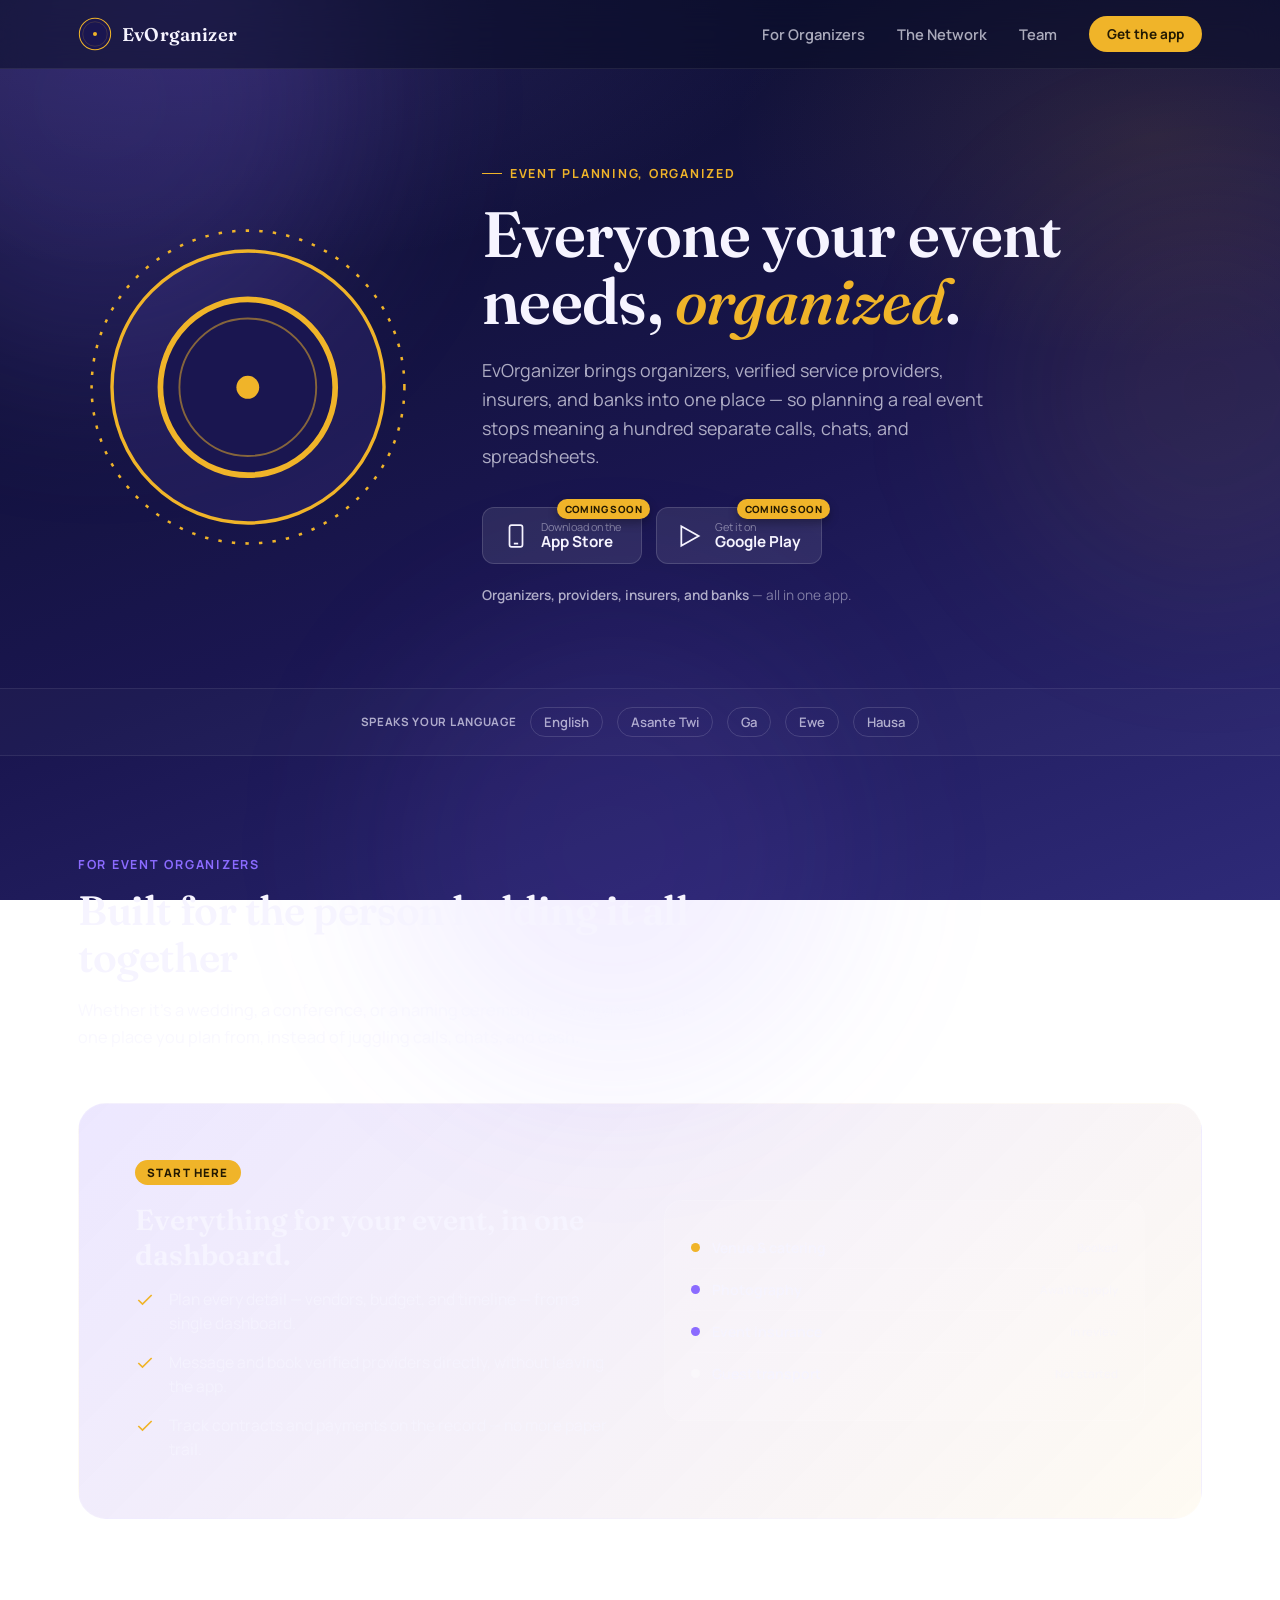
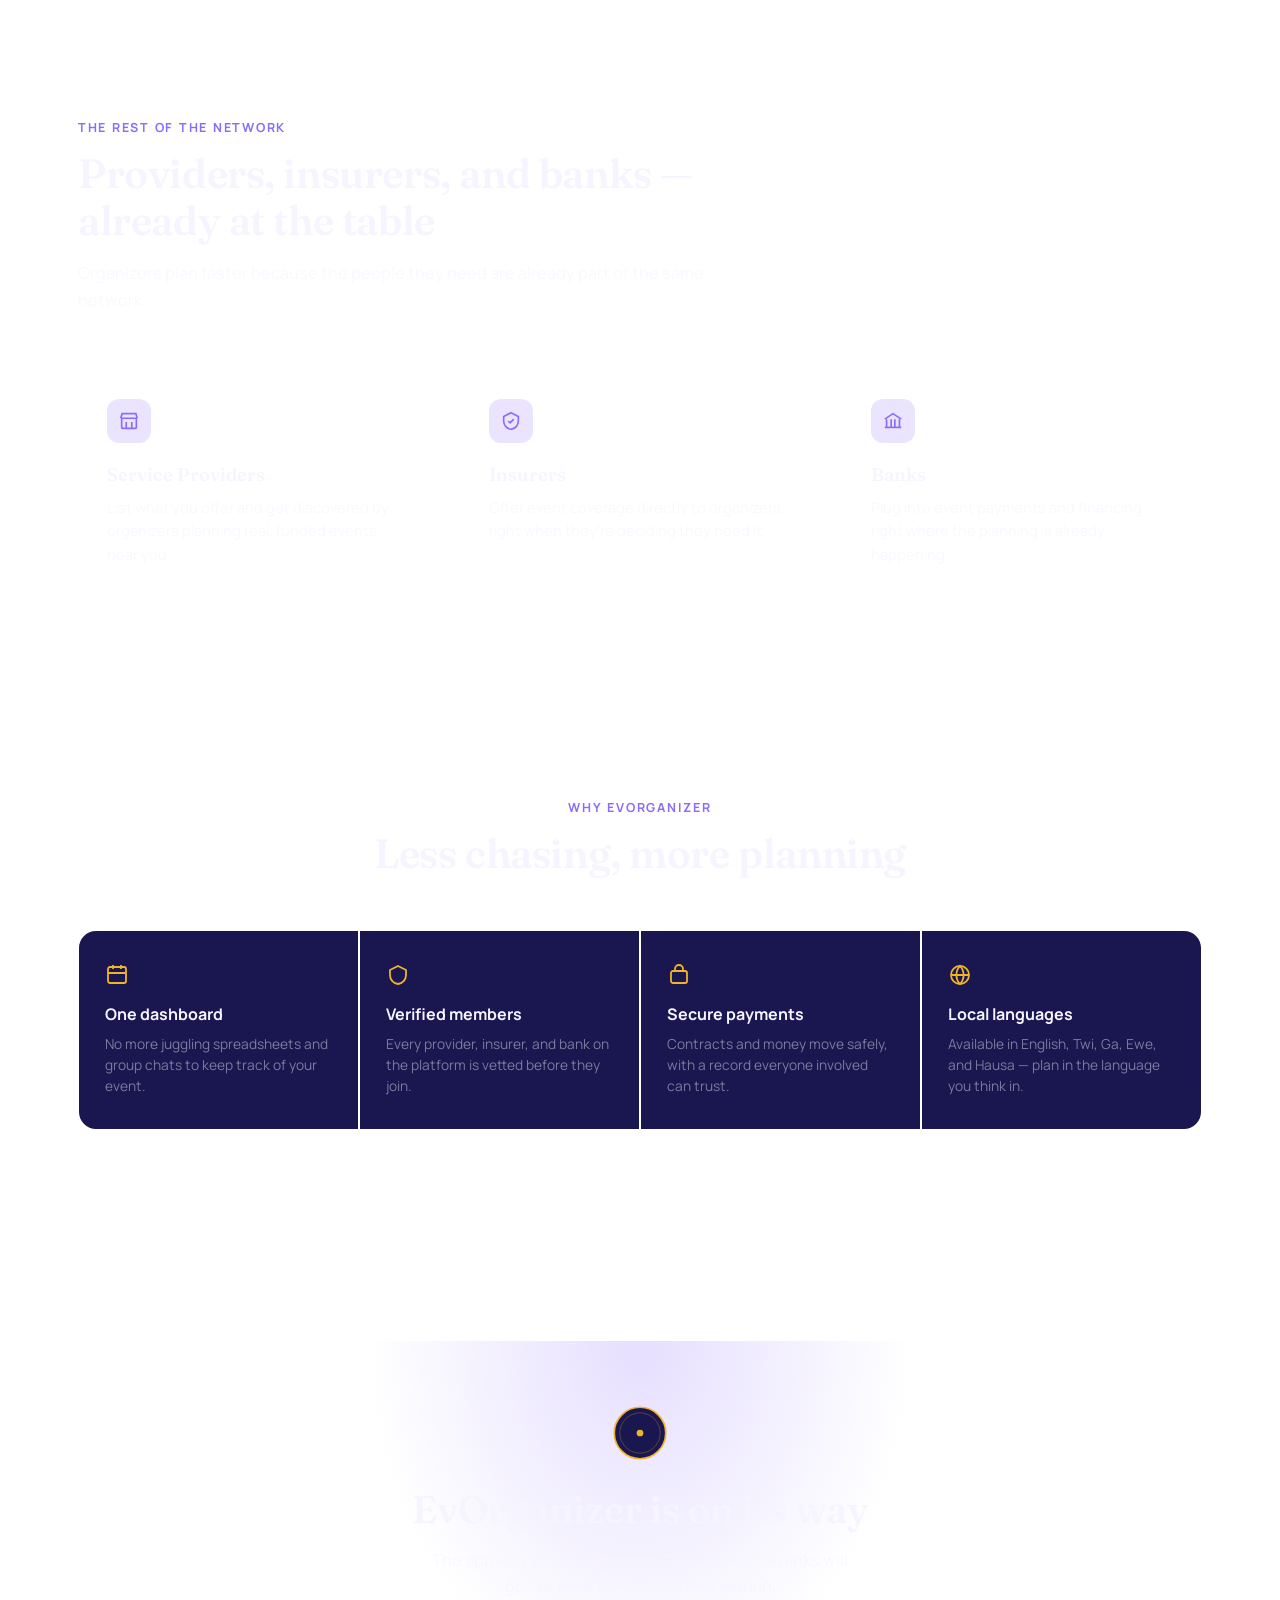
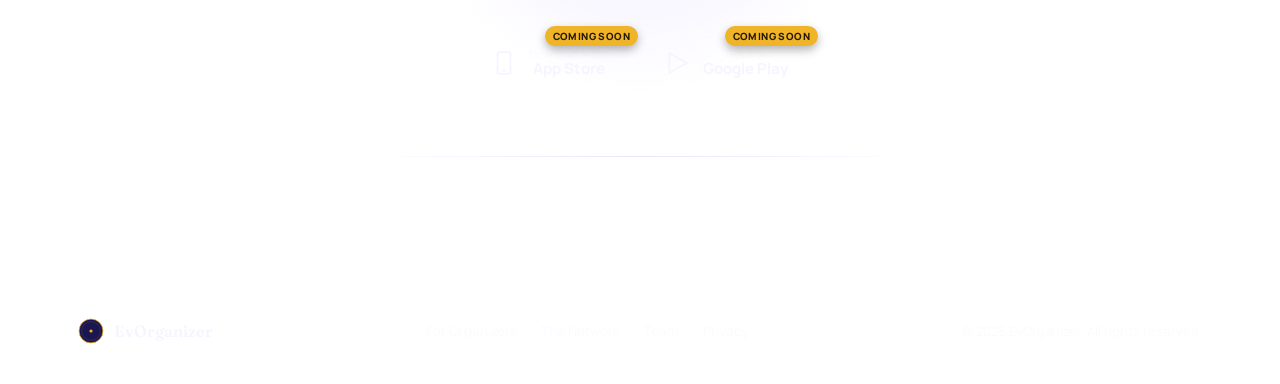
<file: index.html>
<!DOCTYPE html><html lang="en"> <head><meta charset="UTF-8"><meta name="viewport" content="width=device-width, initial-scale=1.0"><title>Everyone your event needs, organized · EvOrganizer</title><meta name="description" content="EvOrganizer brings organizers, verified providers, insurers, and banks into one place to plan real events."><link rel="icon" type="image/svg+xml" href="/favicon.svg"><link rel="icon" type="image/png" sizes="32x32" href="/favicon-32.png"><link rel="apple-touch-icon" href="/apple-touch-icon.png"><meta property="og:type" content="website"><meta property="og:title" content="Everyone your event needs, organized · EvOrganizer"><meta property="og:description" content="EvOrganizer brings organizers, verified providers, insurers, and banks into one place to plan real events."><meta property="og:url" content="https://evorganizer.app/"><meta property="og:image" content="https://evorganizer.app/og-image.png"><meta property="og:image:width" content="1200"><meta property="og:image:height" content="630"><meta name="twitter:card" content="summary_large_image"><meta name="twitter:title" content="Everyone your event needs, organized · EvOrganizer"><meta name="twitter:description" content="EvOrganizer brings organizers, verified providers, insurers, and banks into one place to plan real events."><meta name="twitter:image" content="https://evorganizer.app/og-image.png"><link rel="preconnect" href="https://fonts.googleapis.com"><link rel="preconnect" href="https://fonts.gstatic.com" crossorigin><link href="https://fonts.googleapis.com/css2?family=Fraunces:ital,opsz,wght@0,9..144,500;0,9..144,600;0,9..144,700;1,9..144,500&family=Manrope:wght@400;500;600;700;800&display=swap" rel="stylesheet"><link rel="stylesheet" href="/assets/index.CHau3Bxk.css"><script type="module">const i=document.querySelectorAll(".reveal");if("IntersectionObserver"in window){const e=new IntersectionObserver(s=>{s.forEach(r=>{r.isIntersecting&&(r.target.classList.add("in-view"),e.unobserve(r.target))})},{threshold:.15});i.forEach(s=>e.observe(s))}else i.forEach(e=>e.classList.add("in-view"));
</script></head> <body> <div class="blob blob-a"></div> <div class="blob blob-b"></div> <div class="blob blob-c"></div> <nav> <div class="nav-inner"> <a href="/" class="brand"> <img src="/favicon.svg" width="34" height="34" alt="EvOrganizer"> <span class="brand-name">EvOrganizer</span> </a> <div class="nav-links"> <a href="/#organizers">For Organizers</a> <a href="/#network">The Network</a> <a href="/team">Team</a> <a href="/#download" class="nav-cta">Get the app</a> </div> </div> </nav> <main>  <section class="hero"> <div class="wrap hero-inner"> <div class="seal-hero"><svg viewBox="0 0 200 200" fill="none" class="seal-ring"><g class="ring-slow"><circle cx="100" cy="100" r="92" stroke="#f0b429" stroke-width="1.5" stroke-dasharray="2 6"></circle></g><circle cx="100" cy="100" r="80" fill="rgba(139,107,255,0.10)" stroke="#8b6bff" stroke-width="1"></circle><circle cx="100" cy="100" r="80" fill="none" stroke="#f0b429" stroke-width="2"></circle></svg><img src="/favicon.svg" width="200" height="200" alt="EvOrganizer" class="seal-logo"></div> <div class="hero-copy"> <div class="eyebrow">Event planning, organized</div> <h1 class="headline">Everyone your event needs, <em>organized</em>.</h1> <p class="hero-sub">
EvOrganizer brings organizers, verified service providers, insurers, and banks into
          one place — so planning a real event stops meaning a hundred separate calls, chats,
          and spreadsheets.
</p> <div class="hero-actions"> <a class="store-btn" href="#" aria-disabled="true" tabindex="-1"> <span class="soon-tag">Coming soon</span> <svg viewBox="0 0 24 24" fill="none" stroke="currentColor" stroke-width="1.6"><rect x="6" y="2" width="12" height="20" rx="2"></rect><line x1="10" y1="19" x2="14" y2="19"></line></svg> <span class="store-text"><span class="small">Download on the</span><span class="big">App Store</span></span> </a> <a class="store-btn" href="#" aria-disabled="true" tabindex="-1"> <span class="soon-tag">Coming soon</span> <svg viewBox="0 0 24 24" fill="none" stroke="currentColor" stroke-width="1.6"><path d="M4 3l16 9-16 9V3z"></path></svg> <span class="store-text"><span class="small">Get it on</span><span class="big">Google Play</span></span> </a> </div> <p class="hero-note"><strong>Organizers, providers, insurers, and banks</strong> — all in one app.</p> </div> </div> </section> <div class="lang-strip"> <div class="wrap"> <span class="tag">Speaks your language</span> <span class="lang-pill">English</span> <span class="lang-pill">Asante Twi</span> <span class="lang-pill">Ga</span> <span class="lang-pill">Ewe</span> <span class="lang-pill">Hausa</span> </div> </div> <section class="section-pad" id="organizers"> <div class="wrap"> <div class="section-head reveal"> <div class="section-kicker">For event organizers</div> <h2 class="section-title">Built for the person holding it all together</h2> <p class="section-desc">
Whether it's a wedding, a conference, or a naming ceremony — EvOrganizer is the
          one place you plan from, instead of juggling calls, chats, and cash.
</p> </div> <div class="organizer-panel reveal"> <div class="panel-copy"> <span class="role-badge">Start here</span> <h3>Everything for your event, in one dashboard.</h3> <ul class="feature-list"> <li> <svg viewBox="0 0 24 24" fill="none" stroke="currentColor" stroke-width="2"><path d="M20 6L9 17l-5-5"></path></svg>
Plan every detail — vendors, budget, and timeline — from a single dashboard.
</li> <li> <svg viewBox="0 0 24 24" fill="none" stroke="currentColor" stroke-width="2"><path d="M20 6L9 17l-5-5"></path></svg>
Message and book verified providers directly, without leaving the app.
</li> <li> <svg viewBox="0 0 24 24" fill="none" stroke="currentColor" stroke-width="2"><path d="M20 6L9 17l-5-5"></path></svg>
Track contracts and payments on the record — no more paper trail.
</li> </ul> </div> <div class="panel-visual"> <div class="mock-row"> <span class="mock-dot" style="background:#f0b429;"></span> <span class="mock-label">Venue &amp; catering</span> <span class="mock-status">Booked</span> </div> <div class="mock-row"> <span class="mock-dot" style="background:#8b6bff;"></span> <span class="mock-label">Photography</span> <span class="mock-status">Awaiting reply</span> </div> <div class="mock-row"> <span class="mock-dot" style="background:#8b6bff;"></span> <span class="mock-label">Event insurance</span> <span class="mock-status">In review</span> </div> <div class="mock-row"> <span class="mock-dot" style="background:rgba(255,255,255,0.3);"></span> <span class="mock-label">Guest transport</span> <span class="mock-status">Not started</span> </div> </div> </div> </div> </section> <section class="section-pad" id="network"> <div class="wrap"> <div class="section-head reveal"> <div class="section-kicker">The rest of the network</div> <h2 class="section-title">Providers, insurers, and banks — already at the table</h2> <p class="section-desc">
Organizers plan faster because the people they need are already part of the
          same network.
</p> </div> <div class="network-grid"> <div class="role-card reveal"> <div class="role-icon"> <svg viewBox="0 0 24 24" fill="none" stroke="currentColor" stroke-width="1.8"><path d="M3 9l1.5-5h15L21 9"></path><path d="M4 9h16v10a1 1 0 01-1 1H5a1 1 0 01-1-1V9z"></path><path d="M9 13v7M15 13v7"></path></svg> </div> <h4>Service Providers</h4> <p>List what you offer and get discovered by organizers planning real, funded events near you.</p> </div> <div class="role-card reveal"> <div class="role-icon"> <svg viewBox="0 0 24 24" fill="none" stroke="currentColor" stroke-width="1.8"><path d="M12 3l8 4v5c0 5-3.5 8.5-8 9-4.5-.5-8-4-8-9V7l8-4z"></path><path d="M9 12l2 2 4-4"></path></svg> </div> <h4>Insurers</h4> <p>Offer event coverage directly to organizers, right when they're deciding they need it.</p> </div> <div class="role-card reveal"> <div class="role-icon"> <svg viewBox="0 0 24 24" fill="none" stroke="currentColor" stroke-width="1.8"><path d="M3 10l9-6 9 6"></path><path d="M5 10v9M10 10v9M14 10v9M19 10v9"></path><path d="M3 19h18"></path></svg> </div> <h4>Banks</h4> <p>Plug into event payments and financing right where the planning is already happening.</p> </div> </div> </div> </section> <section class="section-pad" id="why"> <div class="wrap"> <div class="section-head center reveal"> <div class="section-kicker">Why EvOrganizer</div> <h2 class="section-title">Less chasing, more planning</h2> </div> <div class="why-grid reveal"> <div class="why-item"> <div class="why-icon"><svg viewBox="0 0 24 24" fill="none" stroke="currentColor" stroke-width="1.8"><rect x="3" y="4" width="18" height="16" rx="2"></rect><line x1="3" y1="10" x2="21" y2="10"></line><line x1="8" y1="2" x2="8" y2="6"></line><line x1="16" y1="2" x2="16" y2="6"></line></svg></div> <h5>One dashboard</h5> <p>No more juggling spreadsheets and group chats to keep track of your event.</p> </div> <div class="why-item"> <div class="why-icon"><svg viewBox="0 0 24 24" fill="none" stroke="currentColor" stroke-width="1.8"><path d="M12 3l8 4v5c0 5-3.5 8.5-8 9-4.5-.5-8-4-8-9V7l8-4z"></path></svg></div> <h5>Verified members</h5> <p>Every provider, insurer, and bank on the platform is vetted before they join.</p> </div> <div class="why-item"> <div class="why-icon"><svg viewBox="0 0 24 24" fill="none" stroke="currentColor" stroke-width="1.8"><rect x="4" y="8" width="16" height="12" rx="2"></rect><path d="M8 8V6a4 4 0 018 0v2"></path></svg></div> <h5>Secure payments</h5> <p>Contracts and money move safely, with a record everyone involved can trust.</p> </div> <div class="why-item"> <div class="why-icon"><svg viewBox="0 0 24 24" fill="none" stroke="currentColor" stroke-width="1.8"><circle cx="12" cy="12" r="9"></circle><path d="M3 12h18M12 3a13 13 0 010 18 13 13 0 010-18z"></path></svg></div> <h5>Local languages</h5> <p>Available in English, Twi, Ga, Ewe, and Hausa — plan in the language you think in.</p> </div> </div> </div> </section> <section class="download-section" id="download"> <div class="wrap"> <div class="download-panel reveal"> <img src="/favicon.svg" width="56" height="56" alt="EvOrganizer"> <h2>EvOrganizer is on its way</h2> <p class="section-desc">The app is in the final stretch. iOS and Android links will go live here the moment we launch.</p> <div class="hero-actions"> <a class="store-btn" href="#" aria-disabled="true" tabindex="-1"> <span class="soon-tag">Coming soon</span> <svg viewBox="0 0 24 24" fill="none" stroke="currentColor" stroke-width="1.6"><rect x="6" y="2" width="12" height="20" rx="2"></rect><line x1="10" y1="19" x2="14" y2="19"></line></svg> <span class="store-text"><span class="small">Download on the</span><span class="big">App Store</span></span> </a> <a class="store-btn" href="#" aria-disabled="true" tabindex="-1"> <span class="soon-tag">Coming soon</span> <svg viewBox="0 0 24 24" fill="none" stroke="currentColor" stroke-width="1.6"><path d="M4 3l16 9-16 9V3z"></path></svg> <span class="store-text"><span class="small">Get it on</span><span class="big">Google Play</span></span> </a> </div> </div> </div> </section>  </main> <footer> <div class="wrap footer-inner"> <div class="footer-brand"> <img src="/favicon.svg" width="26" height="26" alt="EvOrganizer"> <span>EvOrganizer</span> </div> <div class="footer-links"> <a href="/#organizers">For Organizers</a> <a href="/#network">The Network</a> <a href="/team">Team</a> <a href="/privacy">Privacy</a> </div> <p>&copy; 2026 EvOrganizer. All rights reserved.</p> </div> </footer>  </body> </html>
</file>
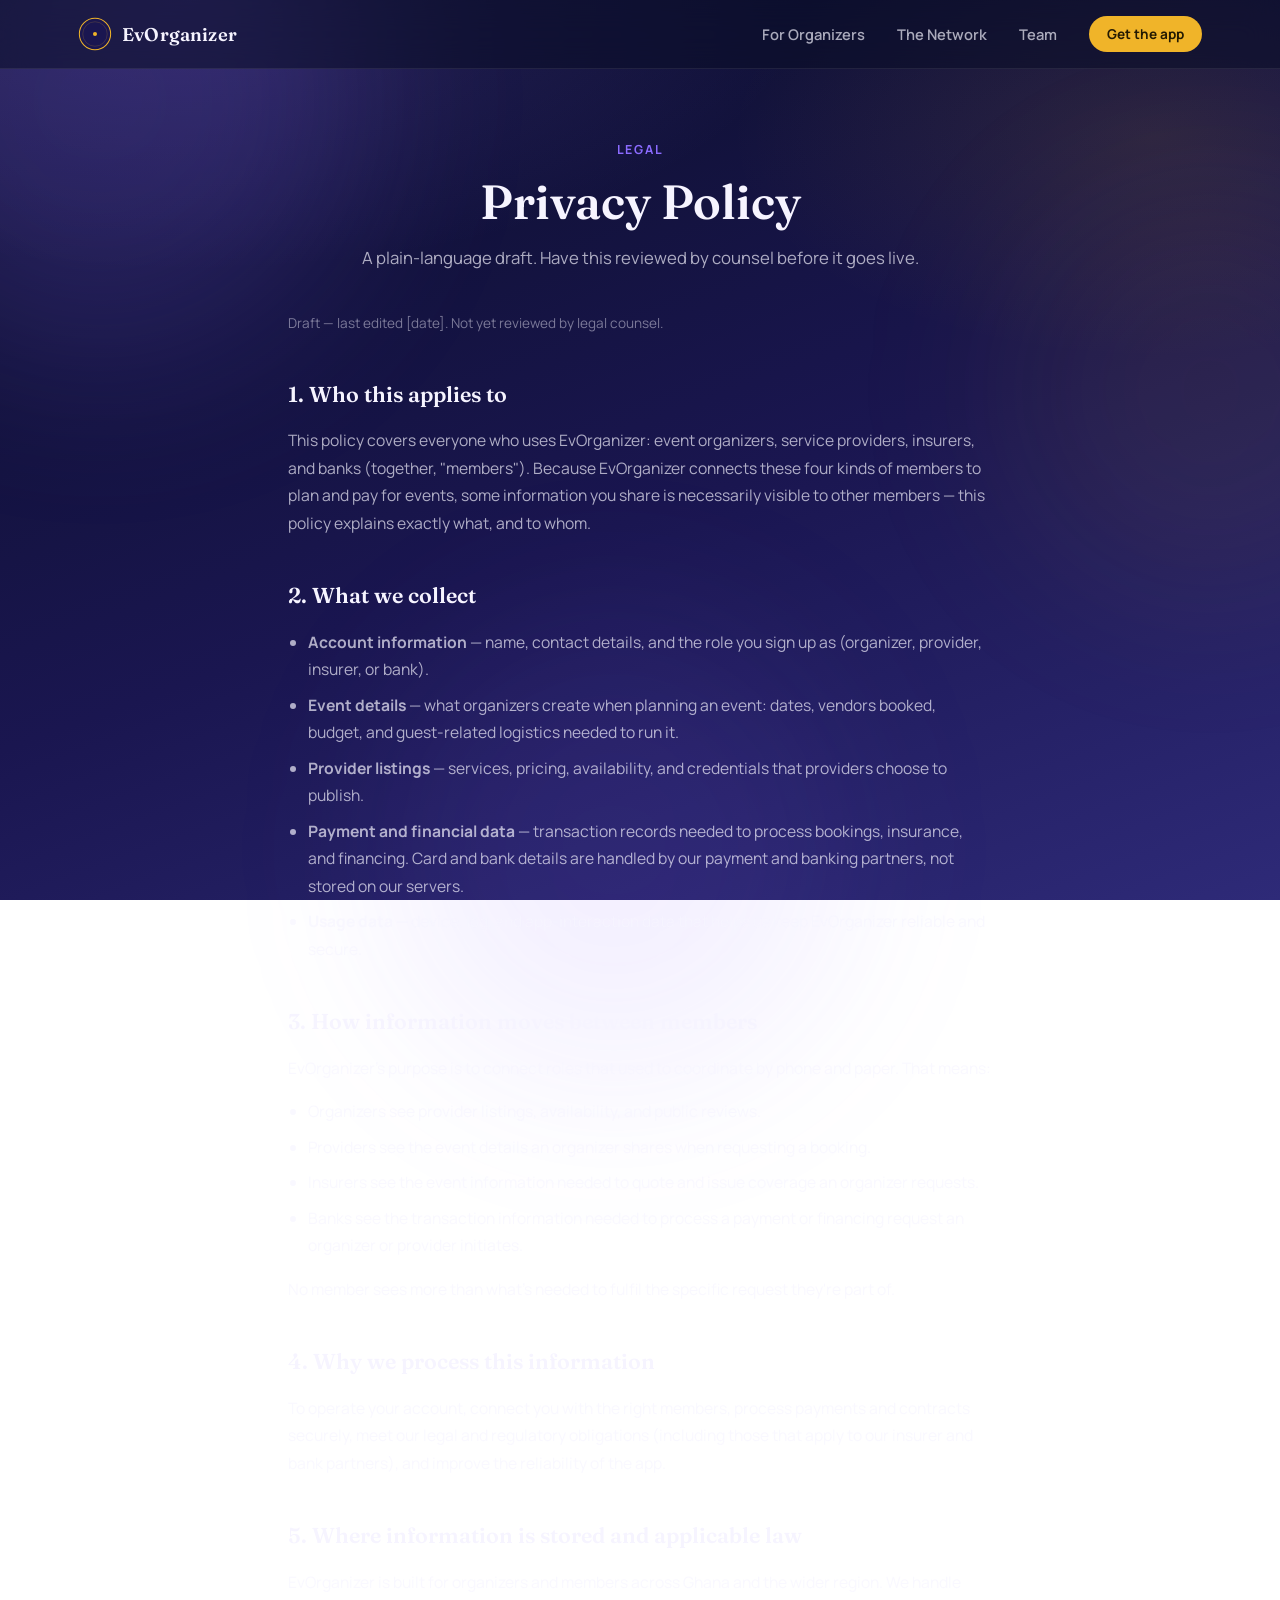
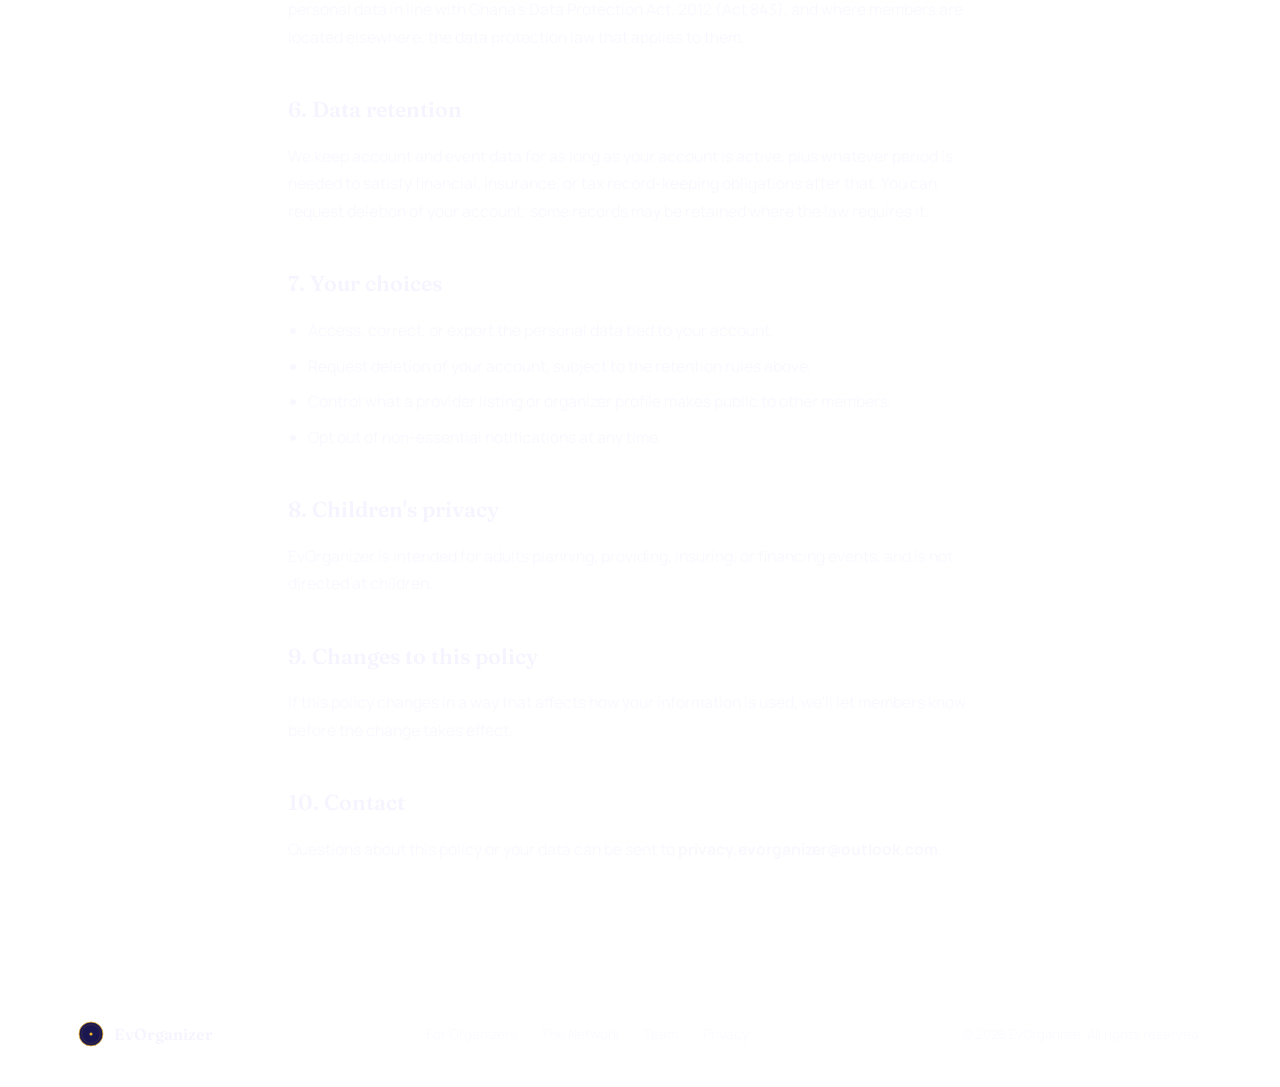
<file: privacy/index.html>
<!DOCTYPE html><html lang="en"> <head><meta charset="UTF-8"><meta name="viewport" content="width=device-width, initial-scale=1.0"><title>Privacy Policy · EvOrganizer</title><meta name="description" content="How EvOrganizer collects, uses, and shares your information."><link rel="icon" type="image/svg+xml" href="/favicon.svg"><link rel="icon" type="image/png" sizes="32x32" href="/favicon-32.png"><link rel="apple-touch-icon" href="/apple-touch-icon.png"><meta property="og:type" content="website"><meta property="og:title" content="Privacy Policy · EvOrganizer"><meta property="og:description" content="How EvOrganizer collects, uses, and shares your information."><meta property="og:url" content="https://evorganizer.app/privacy/"><meta property="og:image" content="https://evorganizer.app/og-image.png"><meta property="og:image:width" content="1200"><meta property="og:image:height" content="630"><meta name="twitter:card" content="summary_large_image"><meta name="twitter:title" content="Privacy Policy · EvOrganizer"><meta name="twitter:description" content="How EvOrganizer collects, uses, and shares your information."><meta name="twitter:image" content="https://evorganizer.app/og-image.png"><link rel="preconnect" href="https://fonts.googleapis.com"><link rel="preconnect" href="https://fonts.gstatic.com" crossorigin><link href="https://fonts.googleapis.com/css2?family=Fraunces:ital,opsz,wght@0,9..144,500;0,9..144,600;0,9..144,700;1,9..144,500&family=Manrope:wght@400;500;600;700;800&display=swap" rel="stylesheet"><link rel="stylesheet" href="/assets/index.CHau3Bxk.css"><script type="module">const i=document.querySelectorAll(".reveal");if("IntersectionObserver"in window){const e=new IntersectionObserver(s=>{s.forEach(r=>{r.isIntersecting&&(r.target.classList.add("in-view"),e.unobserve(r.target))})},{threshold:.15});i.forEach(s=>e.observe(s))}else i.forEach(e=>e.classList.add("in-view"));
</script></head> <body> <div class="blob blob-a"></div> <div class="blob blob-b"></div> <div class="blob blob-c"></div> <nav> <div class="nav-inner"> <a href="/" class="brand"> <img src="/favicon.svg" width="34" height="34" alt="EvOrganizer"> <span class="brand-name">EvOrganizer</span> </a> <div class="nav-links"> <a href="/#organizers">For Organizers</a> <a href="/#network">The Network</a> <a href="/team">Team</a> <a href="/#download" class="nav-cta">Get the app</a> </div> </div> </nav> <main>  <section class="page-header reveal"> <div class="wrap"> <div class="section-kicker">Legal</div> <h1>Privacy Policy</h1> <p>A plain-language draft. Have this reviewed by counsel before it goes live.</p> </div> </section> <section class="wrap legal reveal"> <p class="updated">Draft — last edited [date]. Not yet reviewed by legal counsel.</p> <h2>1. Who this applies to</h2> <p>
This policy covers everyone who uses EvOrganizer: event organizers, service providers,
      insurers, and banks (together, "members"). Because EvOrganizer connects these four kinds
      of members to plan and pay for events, some information you share is necessarily visible
      to other members — this policy explains exactly what, and to whom.
</p> <h2>2. What we collect</h2> <ul> <li><strong>Account information</strong> — name, contact details, and the role you sign up as (organizer, provider, insurer, or bank).</li> <li><strong>Event details</strong> — what organizers create when planning an event: dates, vendors booked, budget, and guest-related logistics needed to run it.</li> <li><strong>Provider listings</strong> — services, pricing, availability, and credentials that providers choose to publish.</li> <li><strong>Payment and financial data</strong> — transaction records needed to process bookings, insurance, and financing. Card and bank details are handled by our payment and banking partners, not stored on our servers.</li> <li><strong>Usage data</strong> — device, log, and app-interaction data that helps us keep EvOrganizer reliable and secure.</li> </ul> <h2>3. How information moves between members</h2> <p>
EvOrganizer's purpose is to connect roles that used to coordinate by phone and paper. That
      means:
</p> <ul> <li>Organizers see provider listings, availability, and public reviews.</li> <li>Providers see the event details an organizer shares when requesting a booking.</li> <li>Insurers see the event information needed to quote and issue coverage an organizer requests.</li> <li>Banks see the transaction information needed to process a payment or financing request an organizer or provider initiates.</li> </ul> <p>No member sees more than what's needed to fulfil the specific request they're part of.</p> <h2>4. Why we process this information</h2> <p>
To operate your account, connect you with the right members, process payments and
      contracts securely, meet our legal and regulatory obligations (including those that apply
      to our insurer and bank partners), and improve the reliability of the app.
</p> <h2>5. Where information is stored and applicable law</h2> <p>
EvOrganizer is built for organizers and members across Ghana and the wider region. We
      handle personal data in line with Ghana's Data Protection Act, 2012 (Act 843), and where
      members are located elsewhere, the data protection law that applies to them.
</p> <h2>6. Data retention</h2> <p>
We keep account and event data for as long as your account is active, plus whatever
      period is needed to satisfy financial, insurance, or tax record-keeping obligations after
      that. You can request deletion of your account; some records may be retained where the
      law requires it.
</p> <h2>7. Your choices</h2> <ul> <li>Access, correct, or export the personal data tied to your account.</li> <li>Request deletion of your account, subject to the retention rules above.</li> <li>Control what a provider listing or organizer profile makes public to other members.</li> <li>Opt out of non-essential notifications at any time.</li> </ul> <h2>8. Children's privacy</h2> <p>EvOrganizer is intended for adults planning, providing, insuring, or financing events, and is not directed at children.</p> <h2>9. Changes to this policy</h2> <p>If this policy changes in a way that affects how your information is used, we'll let members know before the change takes effect.</p> <h2>10. Contact</h2> <p>Questions about this policy or your data can be sent to <strong>privacy.evorganizer@outlook.com</strong>.</p> </section>  </main> <footer> <div class="wrap footer-inner"> <div class="footer-brand"> <img src="/favicon.svg" width="26" height="26" alt="EvOrganizer"> <span>EvOrganizer</span> </div> <div class="footer-links"> <a href="/#organizers">For Organizers</a> <a href="/#network">The Network</a> <a href="/team">Team</a> <a href="/privacy">Privacy</a> </div> <p>&copy; 2026 EvOrganizer. All rights reserved.</p> </div> </footer>  </body> </html>
</file>
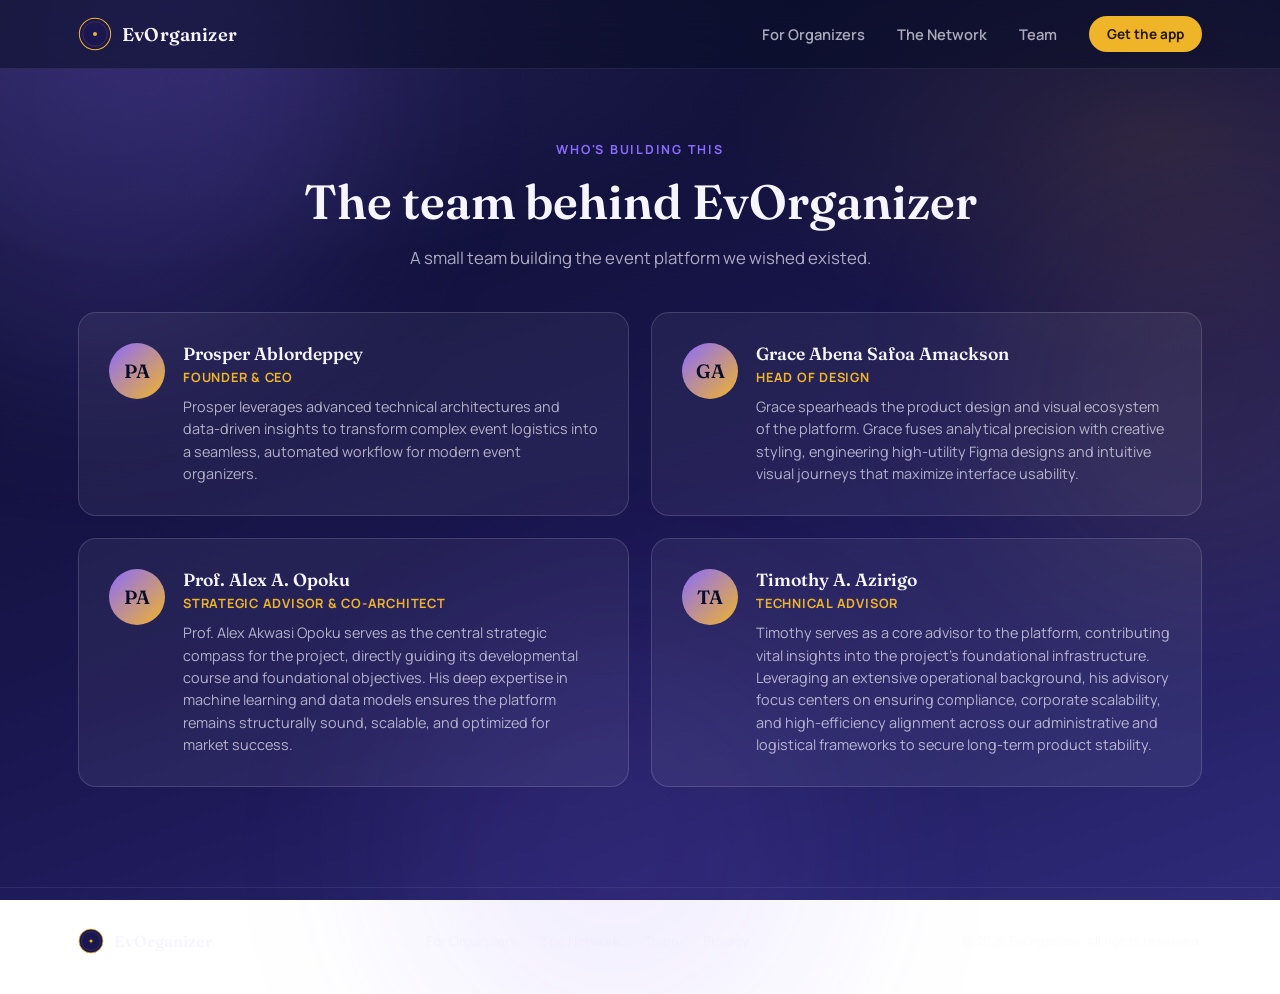
<file: team/index.html>
<!DOCTYPE html><html lang="en"> <head><meta charset="UTF-8"><meta name="viewport" content="width=device-width, initial-scale=1.0"><title>Team · EvOrganizer</title><meta name="description" content="The people building EvOrganizer."><link rel="icon" type="image/svg+xml" href="/favicon.svg"><link rel="icon" type="image/png" sizes="32x32" href="/favicon-32.png"><link rel="apple-touch-icon" href="/apple-touch-icon.png"><meta property="og:type" content="website"><meta property="og:title" content="Team · EvOrganizer"><meta property="og:description" content="The people building EvOrganizer."><meta property="og:url" content="https://evorganizer.app/team/"><meta property="og:image" content="https://evorganizer.app/og-image.png"><meta property="og:image:width" content="1200"><meta property="og:image:height" content="630"><meta name="twitter:card" content="summary_large_image"><meta name="twitter:title" content="Team · EvOrganizer"><meta name="twitter:description" content="The people building EvOrganizer."><meta name="twitter:image" content="https://evorganizer.app/og-image.png"><link rel="preconnect" href="https://fonts.googleapis.com"><link rel="preconnect" href="https://fonts.gstatic.com" crossorigin><link href="https://fonts.googleapis.com/css2?family=Fraunces:ital,opsz,wght@0,9..144,500;0,9..144,600;0,9..144,700;1,9..144,500&family=Manrope:wght@400;500;600;700;800&display=swap" rel="stylesheet"><link rel="stylesheet" href="/assets/index.CHau3Bxk.css"><script type="module">const i=document.querySelectorAll(".reveal");if("IntersectionObserver"in window){const e=new IntersectionObserver(s=>{s.forEach(r=>{r.isIntersecting&&(r.target.classList.add("in-view"),e.unobserve(r.target))})},{threshold:.15});i.forEach(s=>e.observe(s))}else i.forEach(e=>e.classList.add("in-view"));
</script></head> <body> <div class="blob blob-a"></div> <div class="blob blob-b"></div> <div class="blob blob-c"></div> <nav> <div class="nav-inner"> <a href="/" class="brand"> <img src="/favicon.svg" width="34" height="34" alt="EvOrganizer"> <span class="brand-name">EvOrganizer</span> </a> <div class="nav-links"> <a href="/#organizers">For Organizers</a> <a href="/#network">The Network</a> <a href="/team">Team</a> <a href="/#download" class="nav-cta">Get the app</a> </div> </div> </nav> <main>  <section class="page-header reveal"> <div class="wrap"> <div class="section-kicker">Who's building this</div> <h1>The team behind EvOrganizer</h1> <p>A small team building the event platform we wished existed.</p> </div> </section> <section class="wrap"> <div class="team-grid"> <div class="team-card reveal"> <div class="team-avatar">PA</div> <div> <h4>Prosper Ablordeppey</h4> <div class="team-role">Founder &amp; CEO</div> <div class="bio"><p>Prosper leverages advanced technical architectures and data-driven insights to transform complex event logistics into a seamless, automated workflow for modern event organizers.</p></div> </div> </div><div class="team-card reveal"> <div class="team-avatar">GA</div> <div> <h4>Grace Abena Safoa Amackson</h4> <div class="team-role">Head of Design</div> <div class="bio"><p>Grace spearheads the product design and visual ecosystem of the platform. Grace fuses analytical precision with creative styling, engineering high-utility Figma designs and intuitive visual journeys that maximize interface usability.</p></div> </div> </div><div class="team-card reveal"> <div class="team-avatar">PA</div> <div> <h4>Prof. Alex A. Opoku</h4> <div class="team-role">Strategic Advisor &amp; Co-Architect</div> <div class="bio"><p>Prof. Alex Akwasi Opoku serves as the central strategic compass for the project, directly guiding its developmental course and foundational objectives. His deep expertise in machine learning and data models ensures the platform remains structurally sound, scalable, and optimized for market success.</p></div> </div> </div><div class="team-card reveal"> <div class="team-avatar">TA</div> <div> <h4>Timothy A. Azirigo</h4> <div class="team-role">Technical Advisor</div> <div class="bio"><p>Timothy serves as a core advisor to the platform, contributing vital insights into the project’s foundational infrastructure. Leveraging an extensive operational background, his advisory focus centers on ensuring compliance, corporate scalability, and high-efficiency alignment across our administrative and logistical frameworks to secure long-term product stability.</p></div> </div> </div> </div> </section>  </main> <footer> <div class="wrap footer-inner"> <div class="footer-brand"> <img src="/favicon.svg" width="26" height="26" alt="EvOrganizer"> <span>EvOrganizer</span> </div> <div class="footer-links"> <a href="/#organizers">For Organizers</a> <a href="/#network">The Network</a> <a href="/team">Team</a> <a href="/privacy">Privacy</a> </div> <p>&copy; 2026 EvOrganizer. All rights reserved.</p> </div> </footer>  </body> </html>
</file>
<file: assets/index.CHau3Bxk.css>
:root{--bg-deep: #0a0e27;--bg-mid: #1a1650;--bg-violet: #2e2a78;--accent-violet: #8b6bff;--accent-violet-soft: rgba(139, 107, 255, .35);--accent-gold: #f0b429;--accent-gold-soft: rgba(240, 180, 41, .28);--text-primary: #f6f4ff;--text-muted: rgba(246, 244, 255, .68);--text-faint: rgba(246, 244, 255, .45);--glass-bg: rgba(255, 255, 255, .055);--glass-bg-strong: rgba(255, 255, 255, .09);--glass-border: rgba(255, 255, 255, .14);--radius-lg: 28px;--radius-md: 18px;--radius-sm: 12px;--display: "Fraunces", serif;--body: "Manrope", sans-serif}*{box-sizing:border-box}html{scroll-behavior:smooth}body{margin:0;font-family:var(--body);background:radial-gradient(ellipse 80% 50% at 15% 0%,rgba(139,107,255,.2),transparent 60%),radial-gradient(ellipse 60% 45% at 90% 15%,rgba(240,180,41,.1),transparent 55%),linear-gradient(160deg,var(--bg-deep) 0%,var(--bg-mid) 55%,var(--bg-violet) 100%);background-attachment:fixed;color:var(--text-primary);min-height:100vh;overflow-x:hidden;-webkit-font-smoothing:antialiased}a{color:inherit;text-decoration:none}img,svg{display:block;max-width:100%}section{position:relative}.wrap{max-width:1180px;margin:0 auto;padding:0 28px}::selection{background:var(--accent-gold-soft);color:var(--text-primary)}a:focus-visible,button:focus-visible{outline:2px solid var(--accent-gold);outline-offset:3px;border-radius:6px}.blob{position:fixed;border-radius:50%;filter:blur(90px);pointer-events:none;z-index:0;opacity:.55}.blob-a{width:520px;height:520px;top:-160px;left:-160px;background:var(--accent-violet-soft);animation:drift-a 26s ease-in-out infinite alternate}.blob-b{width:420px;height:420px;top:20%;right:-140px;background:#f0b42924;animation:drift-b 30s ease-in-out infinite alternate}.blob-c{width:460px;height:460px;bottom:-180px;left:30%;background:#8b6bff2e;animation:drift-a 22s ease-in-out infinite alternate-reverse}@keyframes drift-a{0%{transform:translate(0)}to{transform:translate(60px,40px)}}@keyframes drift-b{0%{transform:translate(0)}to{transform:translate(-50px,60px)}}@keyframes spin{to{transform:rotate(360deg)}}@media (prefers-reduced-motion: reduce){.blob{animation:none}*{animation-duration:1ms!important;transition-duration:.15s!important}}nav{position:sticky;top:0;z-index:50;background:#0a0e278c;backdrop-filter:blur(16px);-webkit-backdrop-filter:blur(16px);border-bottom:1px solid rgba(255,255,255,.08)}.nav-inner{display:flex;align-items:center;justify-content:space-between;padding:16px 28px;max-width:1180px;margin:0 auto}.brand{display:flex;align-items:center;gap:10px}.brand-name{font-family:var(--display);font-weight:600;font-size:1.15rem;letter-spacing:.01em}.nav-links{display:flex;gap:32px;align-items:center}.nav-links a:not(.nav-cta){font-size:.92rem;color:var(--text-muted);font-weight:600;transition:color .2s}.nav-links a:not(.nav-cta):hover{color:var(--text-primary)}.nav-cta{background:var(--accent-gold);color:#241a02;padding:9px 18px;border-radius:100px;font-weight:700;font-size:.85rem;transition:transform .2s,box-shadow .2s;white-space:nowrap}.nav-cta:hover{transform:translateY(-1px);box-shadow:0 8px 24px #f0b42959}@media (max-width: 760px){.nav-links a:not(.nav-cta){display:none}}.hero{padding:88px 0 70px}.hero-inner{display:grid;grid-template-columns:340px 1fr;gap:64px;align-items:center}.seal-hero{position:relative;width:100%;max-width:360px;aspect-ratio:1 / 1;justify-self:center}.seal-ring{position:absolute;inset:0;width:100%;height:100%}.seal-logo{position:absolute;top:50%;left:50%;transform:translate(-50%,-50%);width:56%;height:56%;object-fit:contain}.ring-slow{animation:spin 90s linear infinite;transform-origin:100px 100px}.eyebrow{display:inline-flex;align-items:center;gap:8px;font-size:.78rem;font-weight:700;letter-spacing:.14em;text-transform:uppercase;color:var(--accent-gold);margin-bottom:18px}.eyebrow:before{content:"";width:20px;height:1px;background:var(--accent-gold)}h1.headline{font-family:var(--display);font-weight:600;font-size:clamp(2.6rem,5vw,4.1rem);line-height:1.05;letter-spacing:-.01em;margin:0 0 22px}h1.headline em{font-style:italic;font-weight:500;color:var(--accent-gold)}.hero-sub{font-size:1.12rem;line-height:1.6;color:var(--text-muted);max-width:520px;margin:0 0 36px}.hero-actions{display:flex;flex-wrap:wrap;gap:14px;margin-bottom:22px}.hero-note{font-size:.85rem;color:var(--text-faint)}.hero-note strong{color:var(--text-muted);font-weight:600}@media (max-width: 880px){.hero-inner{grid-template-columns:1fr;text-align:center;gap:36px}.seal-hero{max-width:230px}.hero-sub{margin-left:auto;margin-right:auto}.hero-actions{justify-content:center}}.store-btn{display:inline-flex;align-items:center;gap:12px;padding:12px 20px;border-radius:var(--radius-sm);background:var(--glass-bg-strong);border:1px solid var(--glass-border);position:relative;cursor:default;transition:border-color .2s,background .2s}.store-btn:hover{border-color:#ffffff47;background:#ffffff1f}.store-btn svg{width:26px;height:26px;flex-shrink:0;color:var(--text-primary)}.store-btn .store-text{display:flex;flex-direction:column;line-height:1.2}.store-btn .store-text .small{font-size:.68rem;color:var(--text-faint)}.store-btn .store-text .big{font-size:.95rem;font-weight:700}.soon-tag{position:absolute;top:-9px;right:-9px;background:var(--accent-gold);color:#241a02;font-size:.62rem;font-weight:800;letter-spacing:.04em;text-transform:uppercase;padding:3px 8px;border-radius:100px;box-shadow:0 4px 10px #0000004d}.lang-strip{border-top:1px solid rgba(255,255,255,.08);border-bottom:1px solid rgba(255,255,255,.08);padding:18px 0;background:#ffffff05}.lang-strip .wrap{display:flex;align-items:center;justify-content:center;gap:14px;flex-wrap:wrap;font-size:.82rem;color:var(--text-faint)}.lang-strip .tag{color:var(--text-muted);font-weight:700;letter-spacing:.06em;text-transform:uppercase;font-size:.72rem}.lang-pill{padding:5px 13px;border-radius:100px;border:1px solid rgba(255,255,255,.14);color:var(--text-muted);font-weight:600}.section-pad{padding:100px 0}.section-head{max-width:640px;margin:0 0 52px}.section-head.center{margin-left:auto;margin-right:auto;text-align:center}.section-kicker{font-size:.78rem;font-weight:700;letter-spacing:.14em;text-transform:uppercase;color:var(--accent-violet);margin-bottom:14px}h2.section-title{font-family:var(--display);font-weight:600;font-size:clamp(1.9rem,3.2vw,2.6rem);line-height:1.15;margin:0 0 16px;letter-spacing:-.01em}.section-desc{color:var(--text-muted);font-size:1.02rem;line-height:1.65}.reveal{opacity:0;transform:translateY(26px);transition:opacity .7s ease,transform .7s ease}.reveal.in-view{opacity:1;transform:translateY(0)}.organizer-panel{background:linear-gradient(135deg,#8b6bff29,#f0b4290f);border:1px solid var(--glass-border);border-radius:var(--radius-lg);padding:56px;display:grid;grid-template-columns:1fr 1fr;gap:48px;align-items:center}.organizer-panel .role-badge{display:inline-block;font-size:.72rem;font-weight:800;letter-spacing:.1em;text-transform:uppercase;color:#241a02;background:var(--accent-gold);padding:5px 12px;border-radius:100px;margin-bottom:18px}.organizer-panel h3{font-family:var(--display);font-weight:600;font-size:1.8rem;margin:0 0 16px;line-height:1.2}.feature-list{list-style:none;margin:0;padding:0;display:flex;flex-direction:column;gap:16px}.feature-list li{display:flex;gap:14px;align-items:flex-start;color:var(--text-muted);font-size:.98rem;line-height:1.5}.feature-list svg{width:20px;height:20px;flex-shrink:0;margin-top:2px;color:var(--accent-gold)}.panel-visual{background:#ffffff0d;border:1px solid var(--glass-border);border-radius:var(--radius-md);padding:26px}.mock-row{display:flex;align-items:center;gap:12px;padding:11px 0;border-bottom:1px solid rgba(255,255,255,.08)}.mock-row:last-child{border-bottom:none}.mock-dot{width:9px;height:9px;border-radius:50%;flex-shrink:0}.mock-row .mock-label{font-size:.88rem;font-weight:600;flex:1}.mock-row .mock-status{font-size:.72rem;color:var(--text-faint);font-weight:600}@media (max-width: 840px){.organizer-panel{grid-template-columns:1fr;padding:34px 26px}}.network-grid{display:grid;grid-template-columns:repeat(3,1fr);gap:22px}.role-card{background:var(--glass-bg);border:1px solid var(--glass-border);border-radius:var(--radius-md);padding:32px 28px;transition:transform .25s ease,border-color .25s ease,background .25s ease}.role-card:hover{transform:translateY(-4px);border-color:#ffffff42;background:var(--glass-bg-strong)}.role-card .role-icon{width:44px;height:44px;display:flex;align-items:center;justify-content:center;border-radius:12px;background:#8b6bff2e;margin-bottom:20px}.role-card .role-icon svg{width:22px;height:22px;color:var(--accent-violet)}.role-card h4{font-family:var(--display);font-weight:600;font-size:1.15rem;margin:0 0 10px}.role-card p{color:var(--text-muted);font-size:.92rem;line-height:1.6;margin:0}@media (max-width: 820px){.network-grid{grid-template-columns:1fr}}.why-grid{display:grid;grid-template-columns:repeat(4,1fr);gap:2px;background:#ffffff1a;border-radius:var(--radius-md);overflow:hidden;border:1px solid var(--glass-border)}.why-item{background:var(--bg-mid);padding:32px 26px}.why-item .why-icon svg{width:24px;height:24px;color:var(--accent-gold);margin-bottom:16px}.why-item h5{font-size:1rem;margin:0 0 8px;font-weight:700}.why-item p{font-size:.86rem;color:var(--text-faint);line-height:1.55;margin:0}@media (max-width: 900px){.why-grid{grid-template-columns:repeat(2,1fr)}}@media (max-width: 520px){.why-grid{grid-template-columns:1fr}}.download-section{text-align:center;padding:110px 0 120px}.download-panel{max-width:640px;margin:0 auto;background:radial-gradient(ellipse at top,rgba(139,107,255,.22),transparent 60%),var(--glass-bg);border:1px solid var(--glass-border);border-radius:var(--radius-lg);padding:64px 44px}.download-panel h2{font-family:var(--display);font-weight:600;font-size:clamp(1.8rem,3.4vw,2.4rem);margin:0 0 14px}.download-panel>img{display:block;margin:0 auto 24px}.download-panel .section-desc{max-width:420px;margin:0 auto 34px}.download-panel .hero-actions{justify-content:center;margin-bottom:0}.page-header{padding:72px 0 40px;text-align:center}.page-header .section-kicker{justify-content:center;display:flex}.page-header h1{font-family:var(--display);font-weight:600;font-size:clamp(2.2rem,4vw,3rem);margin:0 0 14px}.page-header p{color:var(--text-muted);max-width:560px;margin:0 auto;font-size:1.05rem;line-height:1.6}.team-grid{display:grid;grid-template-columns:repeat(2,1fr);gap:22px;padding-bottom:100px}.team-card{background:var(--glass-bg);border:1px solid var(--glass-border);border-radius:var(--radius-md);padding:30px;display:flex;gap:18px;align-items:flex-start}.team-avatar{width:56px;height:56px;border-radius:50%;flex-shrink:0;background:linear-gradient(135deg,var(--accent-violet),var(--accent-gold));display:flex;align-items:center;justify-content:center;font-family:var(--display);font-weight:600;font-size:1.2rem;color:var(--bg-deep)}.team-card h4{font-family:var(--display);font-weight:600;font-size:1.1rem;margin:0 0 4px}.team-card .team-role{color:var(--accent-gold);font-size:.8rem;font-weight:700;text-transform:uppercase;letter-spacing:.06em;margin-bottom:10px}.team-card .bio{color:var(--text-muted);font-size:.9rem;line-height:1.55}.team-card .bio p{margin:0}@media (max-width: 700px){.team-grid{grid-template-columns:1fr}}.legal{max-width:760px;margin:0 auto;padding-bottom:100px;color:var(--text-muted);font-size:.98rem;line-height:1.75}.legal h2{font-family:var(--display);font-weight:600;color:var(--text-primary);font-size:1.35rem;margin:40px 0 14px}.legal h2:first-child{margin-top:0}.legal p{margin:0 0 16px}.legal ul{margin:0 0 16px;padding-left:20px}.legal li{margin-bottom:8px}.legal .updated{color:var(--text-faint);font-size:.85rem;margin-bottom:40px}footer{border-top:1px solid rgba(255,255,255,.08);padding:40px 0}.footer-inner{display:flex;align-items:center;justify-content:space-between;flex-wrap:wrap;gap:18px}.footer-brand{display:flex;align-items:center;gap:10px}.footer-brand span{font-family:var(--display);font-weight:600;font-size:1rem}footer p{color:var(--text-faint);font-size:.82rem;margin:0}.footer-links{display:flex;gap:24px}.footer-links a{font-size:.85rem;color:var(--text-faint);transition:color .2s}.footer-links a:hover{color:var(--text-muted)}
</file>
